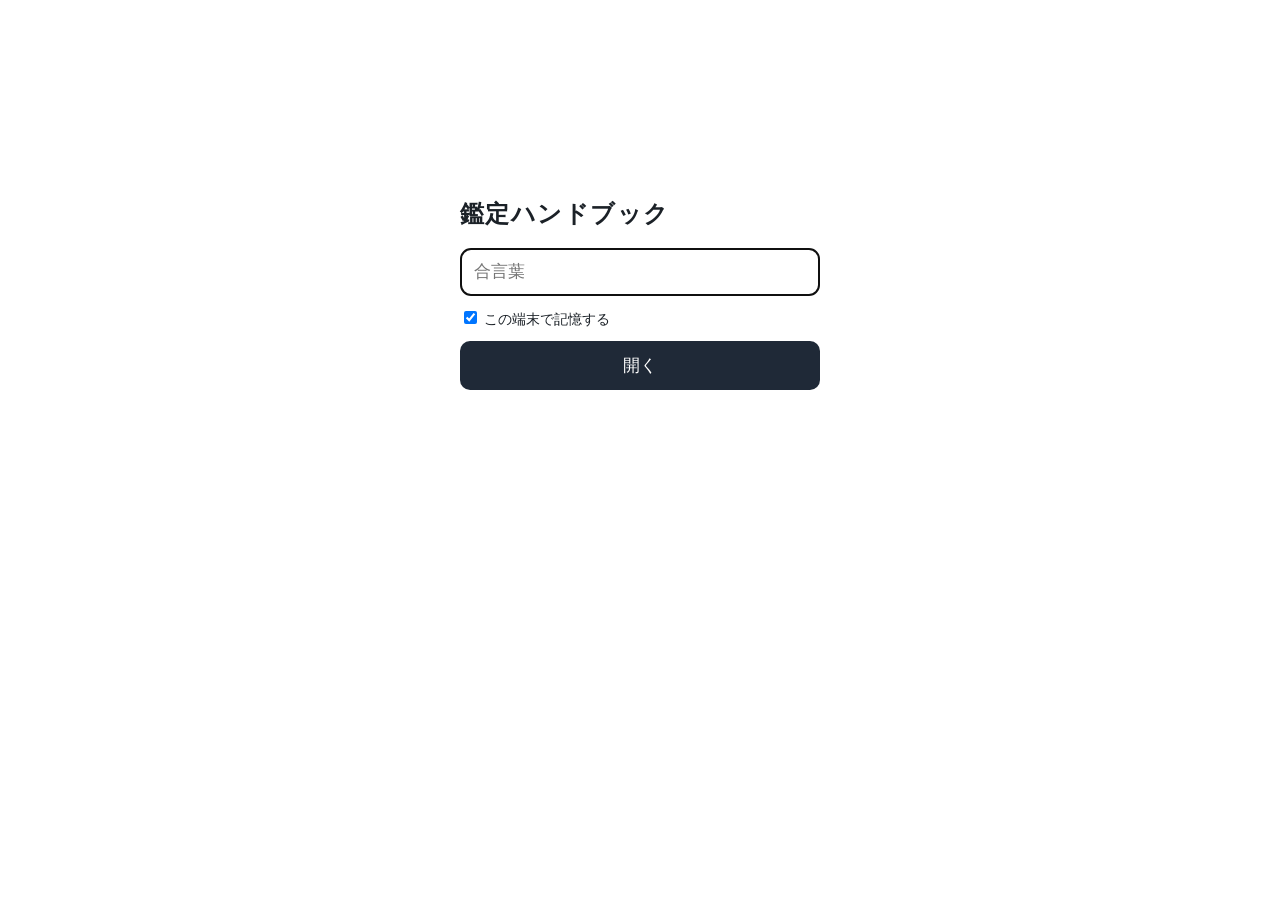
<file: index.html>
<!doctype html>
<html lang="ja">
<head>
<meta charset="utf-8">
<meta name="viewport" content="width=device-width,initial-scale=1,viewport-fit=cover">
<meta name="theme-color" content="#0b1020">
<link rel="manifest" href="manifest.webmanifest">
<link rel="icon" href="icon.svg">
<link rel="apple-touch-icon" href="icon-180.png">
<title>鑑定ハンドブック</title>
<style>
#gate{max-width:360px;margin:22vh auto 0;padding:0 20px;font-family:system-ui,-apple-system,"Hiragino Sans","Noto Sans JP",sans-serif;color:#1b2127}
#gate h1{font-size:24px;margin:0 0 18px;letter-spacing:.06em}
#gate input[type=password]{width:100%;padding:13px;font-size:17px;border:1px solid #9aa4ad;border-radius:10px;box-sizing:border-box}
#gate label{display:block;margin:12px 0;font-size:14px}
#gate button{width:100%;padding:13px;font-size:17px;border:0;border-radius:10px;background:#1f2937;color:#fff}
#gate p{color:#b13f2d;min-height:1.5em;font-size:14px}
@media (prefers-color-scheme:dark){body{background:#0f1317}#gate{color:#e6e9ec}#gate input[type=password]{background:#171c22;color:#e6e9ec;border-color:#2a323a}#gate button{background:#e6e9ec;color:#0f1317}}
</style>
</head>
<body>
<main id="gate">
<h1>鑑定ハンドブック</h1>
<form id="f"><input id="pw" type="password" autocomplete="current-password" placeholder="合言葉" autofocus>
<label><input id="rem" type="checkbox" checked> この端末で記憶する</label>
<button>開く</button><p id="msg"></p></form>
</main>
<script>
const b64d=s=>Uint8Array.from(atob(s),c=>c.charCodeAt(0));
const msg=t=>{const m=document.getElementById('msg');if(m)m.textContent=t};
const subtle=crypto.subtle;
async function loadEnc(){const r=await fetch('app.enc',{cache:'no-store'});return r.json()}
async function decrypt(key,enc){return new TextDecoder().decode(await subtle.decrypt({name:'AES-GCM',iv:b64d(enc.iv)},key,b64d(enc.data)))}
async function keyFromPw(pw,enc){const m=await subtle.importKey('raw',new TextEncoder().encode(pw),'PBKDF2',false,['deriveKey']);
  return subtle.deriveKey({name:'PBKDF2',salt:b64d(enc.salt),iterations:enc.iter,hash:'SHA-256'},m,{name:'AES-GCM',length:256},true,['decrypt'])}
function boot(html){
  const doc=new DOMParser().parseFromString(html,'text/html');
  if(doc.title)document.title=doc.title;
  doc.querySelectorAll('link[rel=stylesheet],style').forEach(n=>document.head.append(document.importNode(n,true)));
  // 出生時刻などの time/date 入力が、スマホで枠からはみ出すのを防ぐ
  const fix=document.createElement('style');fix.textContent='input[type=time],input[type=date]{box-sizing:border-box;width:100%;max-width:100%;min-width:0;-webkit-appearance:none;appearance:none}';document.head.append(fix);
  const scripts=[...doc.querySelectorAll('script')];scripts.forEach(s=>s.remove());
  document.body.innerHTML='';
  [...doc.body.childNodes].forEach(n=>document.body.append(document.importNode(n,true)));
  for(const s of scripts){const e=document.createElement('script');e.textContent=s.textContent;document.body.append(e)}
}
(async()=>{
  if('serviceWorker' in navigator)navigator.serviceWorker.register('sw.js').catch(()=>{});
  let enc;try{enc=await loadEnc()}catch{msg('読み込めませんでした。通信を確認してください。');return}
  // 専用リンク（#k=合言葉）で開いたときは、入力なしで復号して、この端末に記憶する
  const hm=location.hash.match(/^#k=(.+)$/);
  if(hm){try{const key=await keyFromPw(decodeURIComponent(hm[1]).trim(),enc),html=await decrypt(key,enc);
    try{const raw=new Uint8Array(await subtle.exportKey('raw',key));localStorage.setItem('kk',btoa(String.fromCharCode(...raw)))}catch{}
    history.replaceState(null,'',location.pathname+location.search);boot(html);return}catch{}}
  let saved=null;try{saved=localStorage.getItem('kk')}catch{}
  if(saved){try{const key=await subtle.importKey('raw',b64d(saved),'AES-GCM',false,['decrypt']);boot(await decrypt(key,enc));return}catch{try{localStorage.removeItem('kk')}catch{}}}
  document.getElementById('f').onsubmit=async e=>{
    e.preventDefault();msg('');
    try{const key=await keyFromPw(document.getElementById('pw').value.trim(),enc),html=await decrypt(key,enc);
      if(document.getElementById('rem').checked){try{const raw=new Uint8Array(await subtle.exportKey('raw',key));localStorage.setItem('kk',btoa(String.fromCharCode(...raw)))}catch{}}
      boot(html)}catch{msg('合言葉が違います。')}
  };
})();
</script>
</body>
</html>
</file>
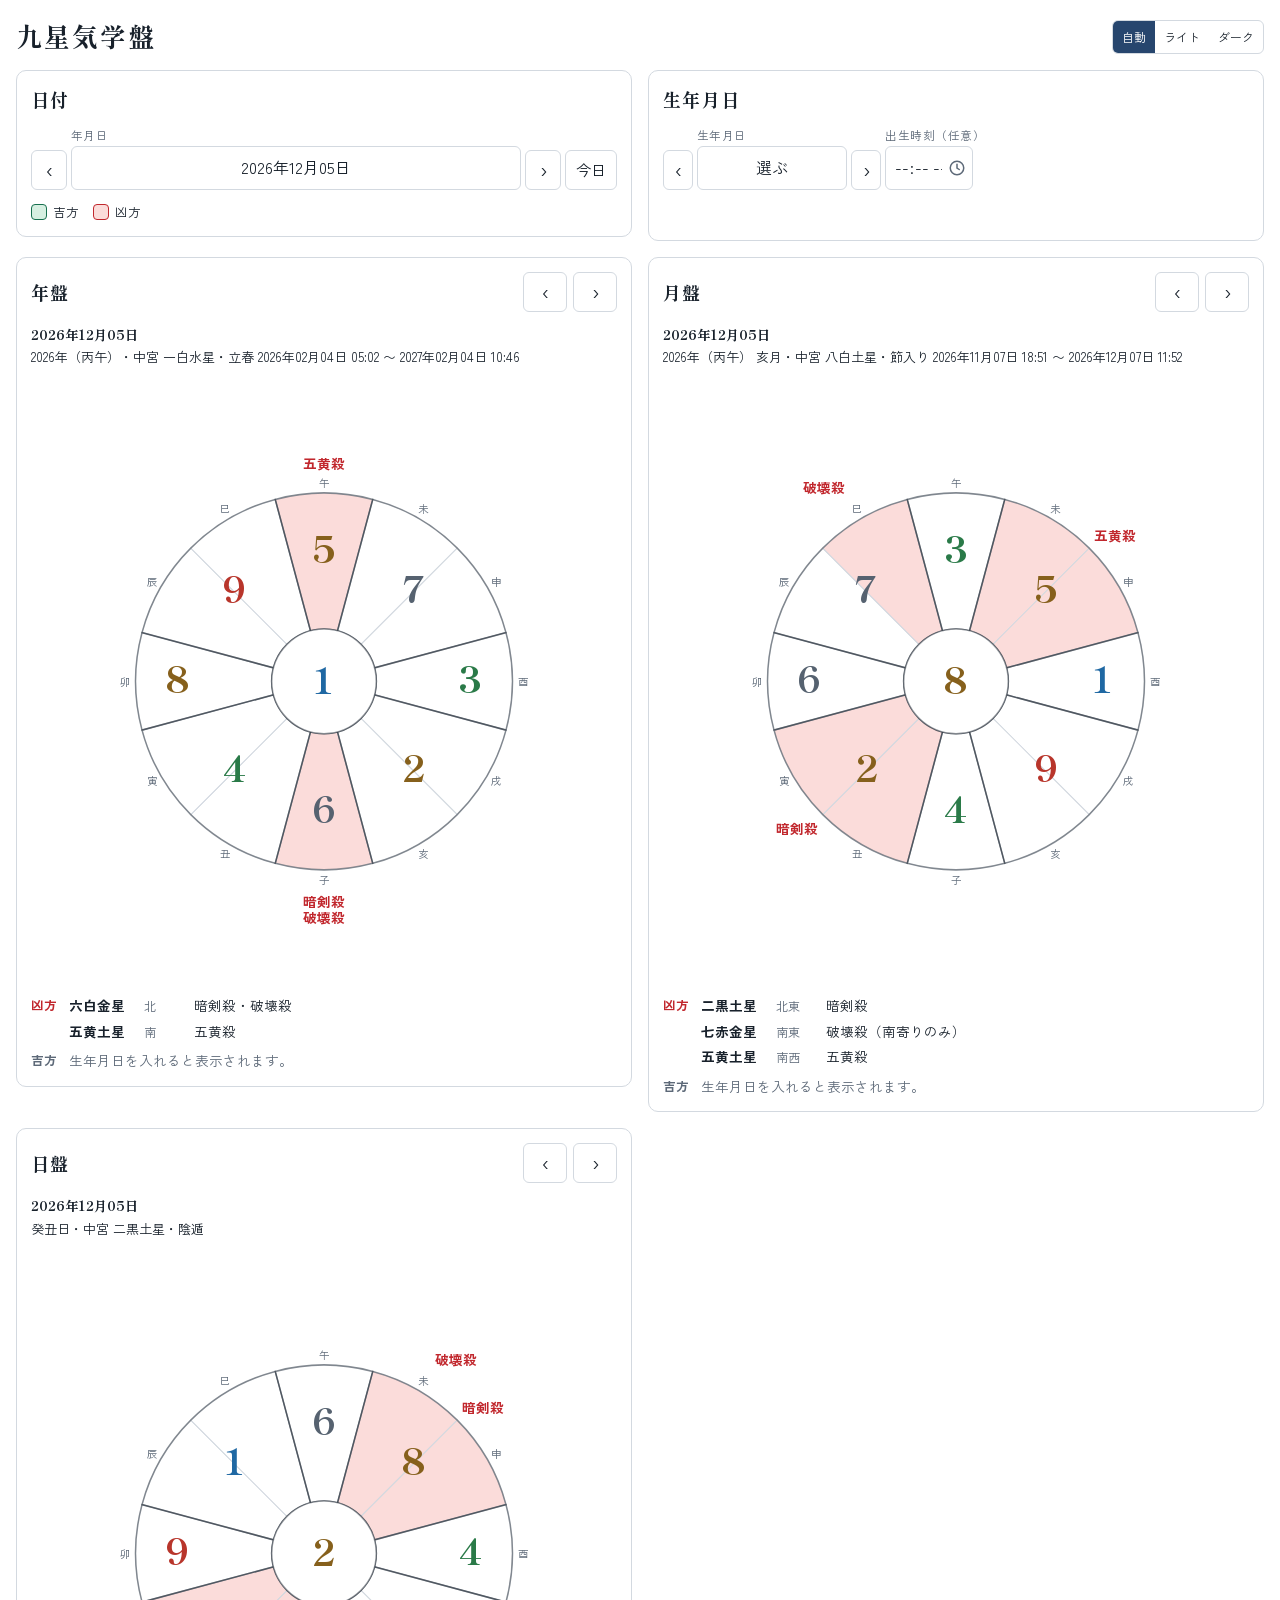
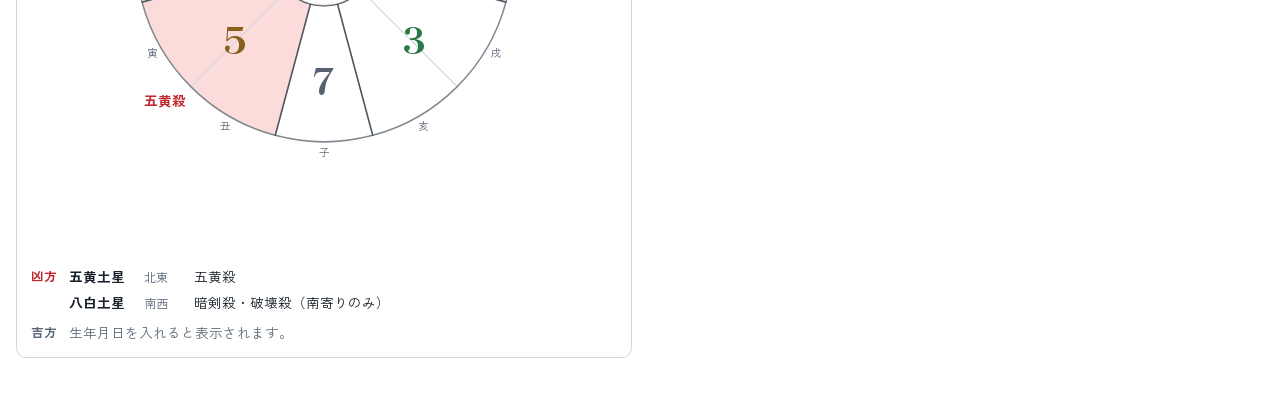
<file: kigaku.html>
<!doctype html>
<html lang="ja">
<head>
<meta charset="utf-8">
<meta name="viewport" content="width=device-width,initial-scale=1,viewport-fit=cover">
<meta name="theme-color" content="#ffffff">
<meta name="apple-mobile-web-app-capable" content="yes">
<meta name="mobile-web-app-capable" content="yes">
<meta name="apple-mobile-web-app-title" content="九星気学盤">
<meta name="apple-mobile-web-app-status-bar-style" content="default">
<script>try{var emb=window.parent!==window,t;if(emb){document.documentElement.classList.add('emb');t=window.parent.document.documentElement.getAttribute('data-theme')}else t=localStorage.getItem('theme');if(t==='light'||t==='dark')document.documentElement.dataset.theme=t;}catch(e){}</script>
<style>
:root{padding-top:env(safe-area-inset-top,0px);padding-bottom:env(safe-area-inset-bottom,0px)}
body{margin:0}
[hidden]{display:none!important}
</style>
<title>九星気学盤</title>
<link rel="stylesheet" href="https://fonts.googleapis.com/css2?family=Shippori+Mincho:wght@600;800&family=Zen+Kaku+Gothic+New:wght@400;500;700&display=swap">
<style>
/* 配置: 南を上にした伝統の3x3方位盤を主役に、操作は上、個人鑑定は下に縦積み */
:root{
  --bg:#ffffff;--surface:#ffffff;--ink:#18212b;--muted:#5d6978;--line:#d3d9e0;
  --indigo:#27466e;--on-indigo:#ffffff;
  --gold:#8f6200;--gold-bg:#f6e7bd;
  --kyo:#c1272d;--kyo-bg:#fbdcda;
  --good:#17704f;--good-bg:#d6efe1;--on-good:#ffffff;--on-kyo:#ffffff;
  --e-water:#1f68a3;--e-earth:#86601c;--e-wood:#2a7a48;--e-metal:#566270;--e-fire:#b8352b;
  --f-disp:"Shippori Mincho","Hiragino Mincho ProN","Yu Mincho",serif;
  color-scheme:light;
  --f-body:"Zen Kaku Gothic New","Hiragino Kaku Gothic ProN","Yu Gothic",sans-serif;
}
/* ダークモード: 端末の設定に従う(自動)。右上のボタンで、ライト/ダークに固定もできる */
@media (prefers-color-scheme:dark){:root:not([data-theme=light]){
  --bg:#12161c;--surface:#1a2029;--ink:#e6eaf0;--muted:#9aa5b4;--line:#2f3a47;
  --indigo:#8fb0e0;--on-indigo:#0f1722;
  --gold:#e0b457;--gold-bg:#3a2f12;
  --kyo:#ff8a85;--kyo-bg:#3b1b1d;
  --good:#5fd3a0;--good-bg:#123325;--on-good:#08170f;--on-kyo:#1a0b0c;
  --e-water:#6cb4ee;--e-earth:#d9a65a;--e-wood:#6fcf8f;--e-metal:#a9b6c4;--e-fire:#ff8f84;
  color-scheme:dark}}
:root[data-theme=dark]{
  --bg:#12161c;--surface:#1a2029;--ink:#e6eaf0;--muted:#9aa5b4;--line:#2f3a47;
  --indigo:#8fb0e0;--on-indigo:#0f1722;
  --gold:#e0b457;--gold-bg:#3a2f12;
  --kyo:#ff8a85;--kyo-bg:#3b1b1d;
  --good:#5fd3a0;--good-bg:#123325;--on-good:#08170f;--on-kyo:#1a0b0c;
  --e-water:#6cb4ee;--e-earth:#d9a65a;--e-wood:#6fcf8f;--e-metal:#a9b6c4;--e-fire:#ff8f84;
  color-scheme:dark}
header{display:flex;justify-content:space-between;align-items:flex-start;gap:8px}
.themesw{display:flex;border:1px solid var(--line);border-radius:6px;overflow:hidden;flex:none}
.themesw button{border:0;border-radius:0;background:transparent;font-size:12px;min-height:32px;padding:4px 9px}
.themesw button[aria-pressed=true]{background:var(--indigo);color:var(--on-indigo)}
*{box-sizing:border-box}
body{background:var(--bg);color:var(--ink);font-family:var(--f-body);font-size:15px;line-height:1.6;
  padding-block:20px 40px;padding-left:max(16px,env(safe-area-inset-left,0px));padding-right:max(16px,env(safe-area-inset-right,0px))}
.wrap{max-width:1400px;margin:0 auto;display:flex;flex-direction:column;gap:16px}
h1{font-family:var(--f-disp);font-weight:800;font-size:26px;letter-spacing:.08em;margin:0;line-height:1.2}
.sub{color:var(--muted);font-size:12.5px;margin:2px 0 0}
.panel{background:var(--surface);border:1px solid var(--line);border-radius:10px;padding:14px;display:flex;flex-direction:column;gap:12px;min-width:0}
.row{display:flex;gap:8px;align-items:center;flex-wrap:wrap;min-width:0}
label.f{display:flex;flex-direction:column;gap:2px;font-size:11.5px;color:var(--muted);letter-spacing:.04em;min-width:0}
input[type=date],input[type=time]{font:inherit;font-size:16px;color:var(--ink);background:var(--bg);border:1px solid var(--line);border-radius:6px;padding:7px 8px;min-width:0;max-width:100%}
button{font:inherit;color:var(--ink);background:var(--bg);border:1px solid var(--line);border-radius:6px;padding:7px 12px;cursor:pointer;min-height:40px}
button:hover{border-color:var(--indigo)}
:focus-visible{outline:2px solid var(--indigo);outline-offset:2px}
.tabs{display:grid;grid-template-columns:repeat(3,1fr);border:1px solid var(--indigo);border-radius:8px;overflow:hidden}
.tabs button{border:0;border-radius:0;background:transparent;color:var(--indigo);font-family:var(--f-disp);font-weight:800;font-size:18px;letter-spacing:.2em;min-height:44px}
.tabs button[aria-pressed=true]{background:var(--indigo);color:var(--on-indigo)}
.meta{font-size:13px;line-height:1.7;margin:0}
.meta b{font-family:var(--f-disp);font-weight:800}
.nav{display:flex;gap:8px}
.nav button{flex:1}
.grid{display:grid;grid-template-columns:repeat(3,minmax(0,1fr));gap:6px}
.cell{border:1.5px solid var(--line);background:var(--surface);border-radius:8px;padding:6px;display:flex;flex-direction:column;align-items:center;gap:0;min-width:0;min-height:142px}
.cell .top{display:flex;justify-content:space-between;align-items:center;width:100%;gap:4px}
.cell .lab{font-size:13px;font-weight:700;letter-spacing:.04em}
.cell .lab small{font-size:11px;font-weight:400;color:var(--muted);margin-left:2px}
.cell .badge{font-size:12px;font-weight:700;line-height:1;padding:3px 5px;border-radius:4px}
.cell .num{font-family:var(--f-disp);font-weight:800;font-size:46px;line-height:1.05;margin-top:2px}
.cell .nm{font-size:11.5px;color:var(--muted)}
.cell.kyo{background:var(--kyo-bg);border-color:var(--kyo)}
.cell.kyo .badge{background:var(--kyo);color:var(--on-kyo)}
.cell.good{background:var(--good-bg);border-color:var(--good)}
.cell.good .badge{background:var(--good);color:var(--on-good)}
.cell.best{border-width:3px;padding:4.5px}
.cell.center{background:var(--bg);border-style:dashed}
.e-水{color:var(--e-water)}.e-土{color:var(--e-earth)}.e-木{color:var(--e-wood)}.e-金{color:var(--e-metal)}.e-火{color:var(--e-fire)}
.chips{display:flex;flex-wrap:wrap;gap:3px;justify-content:center;margin-top:2px}
.chip{font-size:11.5px;line-height:1.4;padding:0 5px;border-radius:3px;border:1px solid currentColor;white-space:nowrap;font-weight:500}
.chip.k{color:var(--kyo)}.chip.g{color:var(--good)}.chip.b{color:var(--on-good);background:var(--good);border-color:var(--good);font-weight:700}
.chip.m{color:var(--indigo)}
.cap{font-size:11.5px;color:var(--muted);margin:0;text-align:center}
h2{font-family:var(--f-disp);font-weight:800;font-size:18px;letter-spacing:.08em;margin:0}
dl{margin:0;display:grid;grid-template-columns:auto 1fr;gap:6px 14px}
dt{color:var(--muted);font-size:12.5px;padding-top:2px;white-space:nowrap}
dd{margin:0;min-width:0;overflow-wrap:anywhere}
.stars{font-family:var(--f-disp);font-weight:800;font-size:17px}
.best-line{color:var(--good);font-weight:700}
.warn{font-size:12.5px;color:var(--kyo);margin:0}
.hint{font-size:12px;color:var(--muted);margin:0}
.tag-ex{font-size:11px;color:var(--muted);border:1px solid var(--line);border-radius:3px;padding:0 5px;margin-left:6px}
details summary{cursor:pointer;color:var(--muted);font-size:12.5px;min-height:32px;display:flex;align-items:center}
details .opts{display:flex;flex-direction:column;gap:6px;padding-top:6px;font-size:13px}
details .opts label{display:flex;gap:8px;align-items:center;min-height:32px}
details .opts input{width:18px;height:18px}
.foot{font-size:11.5px;color:var(--muted);line-height:1.7}
.foot p{margin:0 0 4px}
@media (prefers-reduced-motion:no-preference){.cell{transition:background .15s,border-color .15s}}
</style>
<style>
.legend{display:flex;gap:14px;flex-wrap:wrap;font-size:12.5px;align-items:center}
.legend span{display:inline-flex;gap:6px;align-items:center}
.sw{width:16px;height:16px;border-radius:4px;border:1.5px solid var(--line);background:var(--surface)}
.sw.k{background:var(--kyo-bg);border-color:var(--kyo)}.sw.g{background:var(--good-bg);border-color:var(--good)}
.sum{display:grid;grid-template-columns:auto 1fr;gap:8px 12px;font-size:13.5px}
.sum dt{font-weight:700;padding-top:0}
.sum .k{color:var(--kyo)}.sum .g{color:var(--good)}
.sum ul{margin:0;padding:0;list-style:none;display:flex;flex-direction:column;gap:3px}
.sum .none{color:var(--muted)}
.dirn{font-size:12px;color:var(--muted);margin-left:2px;font-weight:400}
</style>
<style>
.top,.boards{display:grid;grid-template-columns:repeat(auto-fit,minmax(min(100%,440px),1fr));gap:16px;align-items:start}
.bhead{display:flex;justify-content:space-between;align-items:center;gap:8px}
.bhead .nav{display:flex;gap:6px}
.bhead .nav button{min-width:44px;padding:7px 0;font-size:20px;line-height:1}
.board .meta{min-height:3.4em}
</style>
<style>.dstep{min-width:44px;padding:7px 0;font-size:20px;line-height:1;align-self:flex-end}#today{align-self:flex-end}</style>
<style>.cell .ang{font-size:10.5px;color:var(--muted);align-self:flex-start;letter-spacing:.02em;font-variant-numeric:tabular-nums}</style>
<style>select{font:inherit;font-size:16px;color:var(--ink);background:var(--bg);border:1px solid var(--line);border-radius:6px;padding:7px 8px}</style>
<style>.good-line{color:var(--good);font-weight:700}</style>
<style>.gh{font-family:var(--f-disp);font-size:15px;font-weight:800;margin:12px 0 4px;padding-top:8px;border-top:1px solid var(--line)}</style>
<style>.cell.split{border-color:var(--kyo)}.cell.split.best{border-color:var(--good)}.cell.split .badge{background:var(--kyo);color:var(--on-kyo)}</style>
<style>.cell .badge{white-space:nowrap}.cell.split .badge{font-size:11px;padding:3px 4px}</style>
<style>
.brd svg{width:100%;height:auto;display:block}
.sec{stroke:var(--line);stroke-width:1}
.sec.k{fill:var(--kyo-bg)}.sec.g{fill:var(--good-bg)}.sec.n{fill:var(--surface)}
.pal{fill:none;stroke:var(--ink);stroke-opacity:.45;stroke-width:1.5}
.pal.best{stroke:var(--good);stroke-opacity:1;stroke-width:4}
.ctr{fill:var(--surface);stroke:var(--ink);stroke-opacity:.45;stroke-width:1.5}
svg text{text-anchor:middle;font-family:var(--f-body)}
.td{font-size:11px;font-weight:700;fill:var(--ink)}
.tn{font-family:var(--f-disp)!important;font-weight:800;font-size:34px}
.tm{font-size:10.5px;fill:var(--muted)}
.tl{font-size:10.5px;font-weight:700}
.lk{fill:var(--kyo)}.lg{fill:var(--good)}.lm{fill:var(--indigo)}.lw{fill:var(--muted)}
.pal.city{stroke:var(--indigo);stroke-opacity:1;stroke-width:4;stroke-dasharray:8 5}
.tr{font-size:10px;fill:var(--muted)}
svg .e-水{fill:var(--e-water)}svg .e-土{fill:var(--e-earth)}svg .e-木{fill:var(--e-wood)}svg .e-金{fill:var(--e-metal)}svg .e-火{fill:var(--e-fire)}
</style>
<style>.tl{font-size:13px}</style>
<style>.tg{font-size:13px;font-weight:700}</style>
<style>
div.f{display:flex;flex-direction:column;gap:2px;font-size:11.5px;color:var(--muted);letter-spacing:.04em;min-width:0}
.sel3{display:flex;gap:6px;min-width:0}
.sel3 select{min-width:0;min-height:44px;padding:7px 4px}
#d-y,#b-y{width:5.6em}#d-m,#b-m,#d-d,#b-d{width:4.4em}
.dstep{align-self:flex-end}
</style>
<style>
.dstep{min-width:36px;padding:7px 0;align-self:flex-end}
.sel3 select{font-size:15px;padding:7px 2px}
#d-y,#b-y{width:5.2em}#d-m,#b-m,#d-d,#b-d{width:4em}
</style>
<style>
.sum ul{gap:4px}
.rw{display:grid;grid-template-columns:5.4em 3.6em minmax(0,1fr);align-items:baseline;column-gap:2px}
.rw .sn{font-weight:700}
.rw .sd{font-size:12px;color:var(--muted);white-space:nowrap}
.rw .sr{min-width:0;overflow-wrap:anywhere}
</style>
<style>
/* 欄のどこを押しても、年月日をまとめて選ぶ画面(カレンダー・ホイール)が開く */
input.pick{position:relative;min-height:44px;cursor:pointer;min-width:9.6em}
input.pick::-webkit-calendar-picker-indicator{position:absolute;inset:0;width:100%;height:100%;opacity:0;cursor:pointer}
</style>
<style>
.row{align-items:flex-end}
.row:has(#d){flex-wrap:nowrap;gap:4px}
.row:has(#d) .f{flex:1 1 0;min-width:0}
.row:has(#d) .pickbtn{width:100%}
.row:has(#d) #today{flex:0 0 auto;padding-inline:10px}
.emb header{display:none}
.tap svg [data-p]{cursor:pointer}
.ext{display:flex;flex-direction:column;gap:6px}
.ext input.fi{font:inherit;font-size:16px;color:var(--ink);background:var(--bg);border:1px solid var(--line);border-radius:6px;padding:7px 8px;min-height:44px;box-sizing:border-box;width:100%}
.ext .hint{margin:0}
.chk{display:flex;align-items:center;gap:6px;font-size:13px;color:var(--ink)}
.emb body{padding-top:0;padding-inline:0}
</style>
<style>
.row.tight{gap:4px;flex-wrap:nowrap}
.row.tight .dstep{min-width:30px;flex:0 0 auto}
.row.tight input.pick{min-width:0;width:9.4em}
.row.tight input[type=time]{min-width:0;width:7em}
.row.tight label.f{flex:0 1 auto}
@media (max-width:420px){.row.tight input.pick,.row.tight input[type=time]{font-size:14px;padding-inline:4px}}
</style>
<style>
/* 本命星・月命星・傾斜・同会・最大吉方・吉方は、同じ書体・大きさにそろえる */
#person dd .stars,#person dd.best-line,#person dd.good-line{font-family:var(--f-disp);font-size:17px;font-weight:800;line-height:1.5}
</style>
<style>
.pickbtn{font:inherit;font-size:16px;color:var(--ink);background:var(--bg);border:1px solid var(--line);border-radius:6px;min-height:44px;width:9.4em;padding:7px 6px;text-align:center;cursor:pointer;white-space:nowrap}
.row.tight .pickbtn{min-width:0;width:9.4em}
@media (max-width:420px){.row.tight .pickbtn{font-size:14px}}
.pk{position:fixed;inset:0;z-index:50;background:rgba(10,18,28,.45);display:flex;align-items:flex-end;justify-content:center;padding:0 0 env(safe-area-inset-bottom,0px)}
.pk[hidden]{display:none}
.pk-sheet{width:min(100%,420px);background:var(--surface);border:1px solid var(--line);border-radius:16px 16px 0 0;padding:14px max(16px,env(safe-area-inset-left,0px)) 16px;display:flex;flex-direction:column;gap:10px}
@media (min-width:640px){.pk{align-items:center}.pk-sheet{border-radius:16px}}
.pk-title{font-family:var(--f-disp);font-weight:800;font-size:17px;text-align:center}
.pk-cols{position:relative;display:grid;grid-template-columns:1.25fr 1fr 1fr;height:200px;overflow:hidden;
  -webkit-mask-image:linear-gradient(to bottom,transparent 0,#000 30%,#000 70%,transparent 100%);mask-image:linear-gradient(to bottom,transparent 0,#000 30%,#000 70%,transparent 100%)}
.pk-band{position:absolute;left:0;right:0;top:80px;height:40px;border-top:1.5px solid var(--indigo);border-bottom:1.5px solid var(--indigo);background:var(--bg);pointer-events:none;z-index:0}
.pk-col{position:relative;z-index:1;height:200px;overflow-y:auto;scroll-snap-type:y mandatory;scrollbar-width:none;padding:80px 0;box-sizing:border-box;overscroll-behavior:contain;cursor:grab;outline-offset:-2px;touch-action:pan-y}
.pk-col::-webkit-scrollbar{display:none}
.pk-i{height:40px;line-height:40px;text-align:center;scroll-snap-align:center;font-size:18px;color:var(--muted);user-select:none;font-variant-numeric:tabular-nums}
.pk-i.sel{color:var(--ink);font-weight:700;font-size:20px}
.pk-actions{display:flex;gap:8px;align-items:center}
.pk-sp{flex:1}
.pk-primary{background:var(--indigo);color:var(--on-indigo);border-color:var(--indigo);font-weight:700;min-width:84px}
@media (prefers-reduced-motion:reduce){.pk-col{scroll-behavior:auto}}
</style>
<style>
.tw{position:relative;display:block}
.tw input[type=time]{width:100%;padding-right:30px;box-sizing:border-box;min-height:44px}
.tw input[type=time]::-webkit-calendar-picker-indicator{display:none}
.tbtn{position:absolute;right:2px;top:50%;transform:translateY(-50%);width:28px;height:38px;min-height:0;border:0;background:transparent;color:var(--muted);padding:0;display:flex;align-items:center;justify-content:center;cursor:pointer}
.tbtn:hover{color:var(--indigo)}
.row.tight .tw{width:7.6em}
.row.tight .tw input[type=time]{width:100%}
.pk-time .pk-cols{grid-template-columns:1fr 1fr}
.pk-time #pk-d{display:none}
</style>
<style>.rw .sub{font-size:12px;color:var(--muted);margin-left:6px;white-space:nowrap}.rw .sub.sub0{margin-left:0}</style>

</head>
<body>
<div class="wrap">
  <header>
    <h1>九星気学盤</h1>
    <div class="themesw" role="group" aria-label="表示の色">
      <button type="button" data-theme-set="auto" aria-pressed="true">自動</button>
      <button type="button" data-theme-set="light" aria-pressed="false">ライト</button>
      <button type="button" data-theme-set="dark" aria-pressed="false">ダーク</button>
    </div>
  </header>

  <div class="top">
    <section class="panel" aria-label="日付の指定">
      <h2>日付</h2>
      <div class="row">
        <button type="button" id="dprev" aria-label="1日戻る" class="dstep">‹</button>
        <div class="f"><span id="d-lab">年月日</span><button type="button" id="d" class="pickbtn" aria-haspopup="dialog" aria-labelledby="d-lab d"></button></div>
        <button type="button" id="dnext" aria-label="1日進む" class="dstep">›</button>
        <button type="button" id="today">今日</button>
      </div>
      <div class="legend" aria-label="色の凡例"><span><i class="sw g"></i>吉方</span><span><i class="sw k"></i>凶方</span></div>
    </section>

    <section class="panel" aria-label="誕生日の人の鑑定">
      <h2>生年月日</h2>
      <div class="row tight">
        <button type="button" id="bprev" aria-label="生年月日を1日戻す" class="dstep">‹</button>
        <div class="f"><span id="bd-lab">生年月日</span><button type="button" id="bd" class="pickbtn" aria-haspopup="dialog" aria-labelledby="bd-lab bd"></button></div>
        <button type="button" id="bnext" aria-label="生年月日を1日進める" class="dstep">›</button>
        <label class="f" for="bt">出生時刻（任意）<span class="tw"><input type="time" id="bt"><button type="button" id="bt-pick" class="tbtn" aria-label="ドラムロールで時刻を選ぶ"><svg viewBox="0 0 24 24" width="18" height="18" fill="none" stroke="currentColor" stroke-width="2" stroke-linecap="round" aria-hidden="true"><circle cx="12" cy="12" r="9"/><path d="M12 7v5l3 2"/></svg></button></span></label>
      </div>
      <div class="row">
        <label class="f" id="gwrap" for="bg" hidden>盤に使う性別（五黄同士のとき）<select id="bg"><option value="m">男性</option><option value="f">女性</option></select></label>
      </div>
      <p class="hint" id="bhint"></p>
      <div id="person"></div>
    </section>
  </div>

  <div class="boards">
    <section class="panel board" aria-label="年盤">
      <div class="bhead"><h2>年盤</h2><div class="nav"><button type="button" id="prev-year" aria-label="前の年">‹</button><button type="button" id="next-year" aria-label="次の年">›</button></div></div>
      <p class="meta" id="meta-year"></p>
      <div class="brd" id="grid-year"></div>
      <dl class="sum" id="sum-year"></dl>
    </section>
    <section class="panel board" aria-label="月盤">
      <div class="bhead"><h2>月盤</h2><div class="nav"><button type="button" id="prev-month" aria-label="前の月">‹</button><button type="button" id="next-month" aria-label="次の月">›</button></div></div>
      <p class="meta" id="meta-month"></p>
      <div class="brd" id="grid-month"></div>
      <dl class="sum" id="sum-month"></dl>
    </section>
    <section class="panel board" aria-label="日盤">
      <div class="bhead"><h2>日盤</h2><div class="nav"><button type="button" id="prev-day" aria-label="前の日">‹</button><button type="button" id="next-day" aria-label="次の日">›</button></div></div>
      <p class="meta" id="meta-day"></p>
      <div class="brd" id="grid-day"></div>
      <dl class="sum" id="sum-day"></dl>
    </section>
  </div>

</div>

<div id="pk" class="pk" hidden role="dialog" aria-modal="true" aria-labelledby="pk-title">
  <div class="pk-sheet">
    <div class="pk-title" id="pk-title"></div>
    <div class="pk-cols">
      <div class="pk-band"></div>
      <div class="pk-col" id="pk-y" tabindex="0" role="listbox" aria-label="年"></div>
      <div class="pk-col" id="pk-m" tabindex="0" role="listbox" aria-label="月"></div>
      <div class="pk-col" id="pk-d" tabindex="0" role="listbox" aria-label="日"></div>
    </div>
    <div class="pk-actions">
      <button type="button" id="pk-clear">クリア</button>
      <span class="pk-sp"></span>
      <button type="button" id="pk-cancel">キャンセル</button>
      <button type="button" id="pk-ok" class="pk-primary">決定</button>
    </div>
  </div>
</div>

<script>
const RAD=Math.PI/180;
const VS=[
[[175347046,0,0],[3341656,4.6692568,6283.07585],[34894,4.6261,12566.1517],[3497,2.7441,5753.3849],[3418,2.8289,3.5231],[3136,3.6277,77713.7715],[2676,4.4181,7860.4194],[2343,6.1352,3930.2097],[1324,0.7425,11506.7698],[1273,2.0371,529.691],[1199,1.1096,1577.3435],[990,5.233,5884.927],[902,2.045,26.298],[857,3.508,398.149],[780,1.179,5223.694],[753,2.533,5507.553],[505,4.583,18849.228],[492,4.205,775.523],[357,2.92,0.067],[317,5.849,11790.629],[284,1.899,796.298],[271,0.315,10977.079],[243,0.345,5486.778],[206,4.806,2544.314],[205,1.869,5573.143],[202,2.458,6069.777],[156,0.833,213.299],[132,3.411,2942.463],[126,1.083,20.775],[115,0.645,0.98],[103,0.636,4694.003],[102,0.976,15720.839],[102,4.267,7.114],[99,6.21,2146.17],[98,0.68,155.42],[86,5.98,161000.69],[85,1.3,6275.96],[85,3.67,71430.7],[80,1.81,17260.15],[79,3.04,12036.46],[75,1.76,5088.63],[74,3.5,3154.69],[74,4.68,801.82],[70,0.83,9437.76],[62,3.98,8827.39],[61,1.82,7084.9],[57,2.78,6286.6],[56,4.39,14143.5],[56,3.47,6279.55],[52,0.19,12139.55],[52,1.33,1748.02],[51,0.28,5856.48],[49,0.49,1194.45],[41,5.37,8429.24],[41,2.4,19651.05],[39,6.17,10447.39],[37,6.04,10213.29],[37,2.57,1059.38],[36,1.71,2352.87],[36,1.78,6812.77],[33,0.59,17789.85],[30,0.44,83996.85],[30,2.74,1349.87],[25,3.16,4690.48]],
[[628331966747,0,0],[206059,2.678235,6283.07585],[4303,2.6351,12566.1517],[425,1.59,3.523],[119,5.796,26.298],[109,2.966,1577.344],[93,2.59,18849.23],[72,1.14,529.69],[68,1.87,398.15],[67,4.41,5507.55],[59,2.89,5223.69],[56,2.17,155.42],[45,0.4,796.3],[36,0.47,775.52],[29,2.65,7.11],[21,5.34,0.98],[19,1.85,5486.78],[19,4.97,213.3],[17,2.99,6275.96],[16,0.03,2544.31],[16,1.43,2146.17],[15,1.21,10977.08],[12,2.83,1748.02],[12,3.26,5088.63],[12,5.27,1194.45],[12,2.08,4694],[11,0.77,553.57],[10,1.3,6286.6],[10,4.24,1349.87],[9,2.7,242.73],[9,5.64,951.72],[8,5.3,2352.87],[6,2.65,9437.76],[6,4.67,4690.48]],
[[52919,0,0],[8720,1.0721,6283.0758],[309,0.867,12566.152],[27,0.05,3.52],[16,5.19,26.3],[16,3.68,155.42],[10,0.76,18849.23],[9,2.06,77713.77],[7,0.83,775.52],[5,4.66,1577.34],[4,1.03,7.11],[4,3.44,5573.14],[3,5.14,796.3],[3,6.05,5507.55],[3,1.19,242.73],[3,6.12,529.69],[3,0.31,398.15],[3,2.28,553.57],[2,4.38,5223.69],[2,3.75,0.98]],
[[289,5.844,6283.076],[35,0,0],[17,5.49,12566.15],[3,5.2,155.42],[1,4.72,3.52],[1,5.3,18849.23],[1,5.97,242.73]],
[[114,3.142,0],[8,4.13,6283.08],[1,3.84,12566.15]],
[[1,3.14,0]]];
function dTsec(y){
  if(y<2005){const t=y-2000;return 63.86+0.3345*t-0.060374*t*t+0.0017275*t**3+0.000651814*t**4+0.00002373599*t**5;}
  if(y<2050){const t=y-2000;return 62.92+0.32217*t+0.005589*t*t;}
  return -20+32*((y-1820)/100)**2-0.5628*(2150-y);
}
function sunLon(jdUT,year){
  const jde=jdUT+dTsec(year)/86400;
  const tau=(jde-2451545)/365250, T=tau*10;
  let L=0;
  for(let k=0;k<VS.length;k++){let s=0;for(const [a,b,c] of VS[k])s+=a*Math.cos(b+c*tau);L+=s*Math.pow(tau,k);}
  L=L/1e8/RAD; // 度
  let lon=L+180;

  lon+= -0.09033/3600;
  const Om=(125.04452-1934.136261*T)*RAD, Ls=(280.4665+36000.7698*T)*RAD, Lm=(218.3165+481267.8813*T)*RAD;
  const dpsi=(-17.2*Math.sin(Om)-1.32*Math.sin(2*Ls)-0.23*Math.sin(2*Lm)+0.21*Math.sin(2*Om))/3600;
  const M=(357.52911+35999.05029*T)*RAD;
  const R=1.000001018*(1-0.016708634*0.016708634)/(1+0.016708634*Math.cos(M+ (1.914602*Math.sin(M))*RAD));
  lon+=dpsi-20.4898/3600/R;
  return ((lon%360)+360)%360;
}
const msToJD=ms=>ms/86400000+2440587.5, jdToMs=jd=>(jd-2440587.5)*86400000;
function findTerm(angle,year){
  const start=Date.UTC(year,0,5,0,0);
  let jd=msToJD(start)+((angle-285+360)%360)/360*365.2422;
  for(let i=0;i<8;i++){let d=angle-sunLon(jd,year);d=((d+540)%360)-180;jd+=d*365.2422/360;}
  return jdToMs(jd);
}


/* ===== 九星気学ロジック ===== */
const STAR_NAME=['','一白水星','二黒土星','三碧木星','四緑木星','五黄土星','六白金星','七赤金星','八白土星','九紫火星'];
const STAR_SHORT=['','一白','二黒','三碧','四緑','五黄','六白','七赤','八白','九紫'];
const ELEM=['','水','土','木','木','土','金','金','土','火'];
const PAL={'坎':{dir:'北',home:1},'坤':{dir:'南西',home:2},'震':{dir:'東',home:3},'巽':{dir:'南東',home:4},'中':{dir:'中央',home:5},'乾':{dir:'北西',home:6},'兌':{dir:'西',home:7},'艮':{dir:'北東',home:8},'離':{dir:'南',home:9}};
const HOMEPAL=['','坎','坤','震','巽','中','乾','兌','艮','離'];
const FLY=['中','乾','兌','艮','離','坎','坤','震','巽'];
const OPP={'坎':'離','離':'坎','坤':'艮','艮':'坤','震':'兌','兌':'震','巽':'乾','乾':'巽'};
const BR=['子','丑','寅','卯','辰','巳','午','未','申','酉','戌','亥'];
const HALF12=['','北寄り','東寄り','','東寄り','南寄り','','南寄り','西寄り','','西寄り','北寄り'];
const BR_PAL=['坎','艮','艮','震','巽','巽','離','坤','坤','兌','乾','乾'];
const STEM=['甲','乙','丙','丁','戊','己','庚','辛','壬','癸'];
const GEN={'木':'火','火':'土','土':'金','金':'水','水':'木'};
const wrap9=n=>(((n-1)%9)+9)%9+1;
const mod=(a,n)=>((a%n)+n)%n;
const JST=9*3600e3;
function makeBoard(center,forward){const b={};FLY.forEach((p,k)=>{b[p]=wrap9(center+(forward?k:-k));});return b;}
const yearStar=y=>wrap9(11-(y%9));
function monthStar(yb,m){const g=yb%3;const st=g===0?8:g===1?5:2;return wrap9(st-(m-1));} // 年支: 子午卯酉=8, 辰戌丑未=5, 寅申巳亥=2
const monthBranch=m=>(m+1)%12;
const yearBranch=y=>mod(y-4,12);
function relation(meStar,palStar){
  const me=ELEM[meStar],p=ELEM[palStar];
  if(me===p)return '比和';
  if(GEN[p]===me)return '生気';
  if(GEN[me]===p)return '退気';
  return null;
}
const TERM_M={315:1,345:2,15:3,45:4,75:5,105:6,135:7,165:8,195:9,225:10,255:11,285:12};
const _termCache={};
function setsuOfYear(y){
  if(_termCache[y])return _termCache[y];
  const r=Object.keys(TERM_M).map(a=>({ms:findTerm(+a,y),m:TERM_M[a],a:+a})).sort((x,y2)=>x.ms-y2.ms);
  return(_termCache[y]=r);
}
/* t: UTC ms。JST暦年 jy を基準に年・月の区切りを返す */
function astroAt(t){
  const jy=new Date(t+JST).getUTCFullYear();
  const list=[...setsuOfYear(jy-1),...setsuOfYear(jy),...setsuOfYear(jy+1)];
  let i=0;for(let k=0;k<list.length;k++){if(list[k].ms<=t)i=k;}
  const cur=list[i],next=list[i+1];
  const risshun=setsuOfYear(jy).find(x=>x.a===315).ms;
  const year=t>=risshun?jy:jy-1;
  const yS=setsuOfYear(year).find(x=>x.a===315).ms, yE=setsuOfYear(year+1).find(x=>x.a===315).ms;
  return{year,m:cur.m,start:cur.ms,end:next.ms,yStart:yS,yEnd:yE};
}
const jdnOfJstDate=(y,m,d)=>Math.floor(Date.UTC(y,m-1,d)/86400000)+2440588;
const ganzhiIdx=jdn=>mod(jdn+49,60);
function dateOfJdn(jdn){const d=new Date((jdn-2440588)*86400000);return[d.getUTCFullYear(),d.getUTCMonth()+1,d.getUTCDate()];}
function solsticeKouShi(y,angle){
  const d=new Date(findTerm(angle,y)+JST);
  const j=jdnOfJstDate(d.getUTCFullYear(),d.getUTCMonth()+1,d.getUTCDate());
  const idx=ganzhiIdx(j);
  return idx<=30?j-idx:j+(60-idx);
}
function dayStar(jdn,jy){
  const ev=[];
  for(let y=jy-1;y<=jy+1;y++){ev.push({j:solsticeKouShi(y,270),yang:true});ev.push({j:solsticeKouShi(y,90),yang:false});}
  ev.sort((a,b)=>a.j-b.j);
  let e=ev[0];for(const x of ev){if(x.j<=jdn)e=x;}
  const n=jdn-e.j;
  return e.yang?{star:wrap9(1+n),yang:true}:{star:wrap9(9-n),yang:false};
}
/* 入力: JST壁時計 */
function jstToMs(y,m,d,hh,mm){return Date.UTC(y,m-1,d,hh||0,mm||0)-JST;}
function analyze(y,m,d,hh,mm){
  const t=jstToMs(y,m,d,hh,mm);
  const a=astroAt(t);
  const ys=yearStar(a.year);
  const ms=monthStar(yearBranch(a.year),a.m);
  const jdn=jdnOfJstDate(y,m,d);
  const ds=dayStar(jdn,y);
  const gi=ganzhiIdx(jdn);
  return{t,astro:a,yStar:ys,mStar:ms,jdn,dStar:ds.star,yang:ds.yang,
    yBr:yearBranch(a.year),mBr:monthBranch(a.m),dBr:gi%12,dGz:STEM[gi%10]+BR[gi%12],yGz:STEM[mod(a.year-4,10)]+BR[yearBranch(a.year)]};
}
const OPTS_DEFAULT={getsumei:true,nichiha:true,teii:true};
/* kind: 'year'|'month'|'day' */
function evaluate(info,kind,person,opts){
  opts=opts||OPTS_DEFAULT;
  const center=kind==='year'?info.yStar:kind==='month'?info.mStar:info.dStar;
  const forward=true; // 盤は年・月・日とも順飛。陰遁・陽遁は、日ごとの中宮の星の進み方だけを変える
  const board=makeBoard(center,forward);
  const cells={};
  FLY.forEach(p=>cells[p]={star:board[p],kyo:[],good:[],best:false,marks:[],partial:null});
  const addK=(p,name)=>{if(p&&p!=='中'&&!cells[p].kyo.includes(name))cells[p].kyo.push(name);};
  const palOf=s=>FLY.find(p=>board[p]===s);
  const p5=palOf(5);
  if(p5&&p5!=='中'){addK(p5,'五黄殺');addK(OPP[p5],'暗剣殺');}
  // 破壊殺は盤ごとに別: 年盤=歳破、月盤=月破、日盤=日破
  const brk=kind==='year'?info.yBr:kind==='month'?info.mBr:info.dBr;
  // 破壊殺は対冲の十二支(30°)だけにかかる。四隅の宮は2つの十二支を含むため、片側のみ。
  const tb=(brk+6)%12,tpal=BR_PAL[tb],half=HALF12[tb];
  if(half){cells[tpal].partial=half;cells[tpal].partialBranch=tb;}else addK(tpal,'破壊殺');
  const teiiAll=false;
  let result=null;
  if(person){
    const{honmei,getsu}=person;
    const ph=palOf(honmei),pg=palOf(getsu);
    if(ph&&ph!=='中'){addK(ph,'本命殺');addK(OPP[ph],'本命的殺');}
    if(pg&&pg!=='中'){addK(pg,'月命殺');addK(OPP[pg],'月命的殺');}
    cells[ph].marks.push('本命星');cells[pg].marks.push('月命星');
    const listFor=star=>{const o=[];FLY.forEach(p=>{if(p==='中')return;const r=relation(star,board[p]);if(r&&!cells[p].kyo.length)o.push({p,r});});return o;};
    const gH=listFor(honmei),gG=listFor(getsu);
    gH.forEach(x=>cells[x.p].good.push('本命'));
    
    const best=gH.filter(x=>gG.some(y=>y.p===x.p));
    best.forEach(x=>cells[x.p].best=true);
    const tilt=makeBoard(getsu,true);
    const tp=FLY.find(p=>tilt[p]===honmei);
    result={honmei,getsu,gH,gG,best:best.map(x=>({p:x.p,rH:x.r,rG:gG.find(y=>y.p===x.p).r})),tiltPal:tp,tiltStarOnBoard:board[tp],ph,pg,doukai:false,doukaiStar:wrap9(2*honmei-getsu),bestStars:bestStars(honmei,getsu),centerStar:center};
  }
  if(EXT&&kind==='month'){
    if(EXT.monthMarks)EXT.monthMarks(info.astro.m-1).forEach(o=>{const p=DIRPAL[o.d];if(p&&p!=='中')(cells[p].kichi=cells[p].kichi||[]).push(o.t);});
    if(state.kogo&&EXT.kogo){const pk=palOf(EXT.kogo(BR[info.yBr]));if(pk&&pk!=='中')addK(pk,'小児殺');}
  }
  return{kind,center,forward,board,cells,result,teiiAll};
}
const SWITCH={1:9,2:6,3:4,4:3,6:2,7:8,8:7,9:1};
function resolveGetsu(h,g,gender){if(h!==g)return g;if(h===5)return gender==='f'?6:7;return SWITCH[h];}
function bestStars(h,g){const o=[];for(let s=1;s<=9;s++){if(s===h||s===g||s===5)continue;if(relation(h,s)&&relation(g,s))o.push(s);}return o;}
function personFrom(y,m,d,hh,mm,gender){const a=analyze(y,m,d,hh,mm);const raw=a.mStar;const g=resolveGetsu(a.yStar,raw,gender);return{honmei:a.yStar,getsu:g,rawGetsu:raw,switched:g!==raw,info:a};}

/* ===== 画面 ===== */
const $=id=>document.getElementById(id);
const pad=n=>String(n).padStart(2,'0');

const store={get(k,d){try{const v=localStorage.getItem(k);return v===null?d:v;}catch(e){return d;}},set(k,v){try{localStorage.setItem(k,v);}catch(e){}}};
/* 表示の色: 自動(端末の設定に従う)/ライト/ダーク */
(function(){
  var root=document.documentElement,btns=document.querySelectorAll('[data-theme-set]'),mq=window.matchMedia&&matchMedia('(prefers-color-scheme:dark)');
  function paint(){
    var t=emb?parentTheme():store.get('theme','auto');
    if(t==='light'||t==='dark')root.dataset.theme=t;else root.removeAttribute('data-theme');
    btns.forEach(function(b){b.setAttribute('aria-pressed',String(b.dataset.themeSet===(t==='light'||t==='dark'?t:'auto')));});
    var m=document.querySelector('meta[name=theme-color]');
    if(m)m.setAttribute('content',getComputedStyle(root).getPropertyValue('--bg').trim()||'#ffffff');
  }
  var emb=document.documentElement.classList.contains('emb');
  function parentTheme(){try{return window.parent.document.documentElement.getAttribute('data-theme')||'auto'}catch(e){return 'auto'}}
  if(emb){try{new MutationObserver(paint).observe(window.parent.document.documentElement,{attributes:true,attributeFilter:['data-theme']})}catch(e){}}
  btns.forEach(function(b){b.addEventListener('click',function(){store.set('theme',b.dataset.themeSet);paint();});});
  if(mq&&mq.addEventListener)mq.addEventListener('change',paint);
  paint();
})();
function jstNowParts(){const d=new Date(Date.now()+JST);return{y:d.getUTCFullYear(),m:d.getUTCMonth()+1,d:d.getUTCDate()};}
function toDateStr(y,m,d){return y+'-'+pad(m)+'-'+pad(d);}
function parseDate(s){const m=/^(\d{4})-(\d{2})-(\d{2})$/.exec(s||'');return m?[+m[1],+m[2],+m[3]]:null;}
function parseTime(s){const m=/^(\d{2}):(\d{2})$/.exec(s||'');return m?[+m[1],+m[2]]:null;}
function fmtMs(ms){const d=new Date(ms+JST);return d.getUTCFullYear()+'年'+pad(d.getUTCMonth()+1)+'月'+pad(d.getUTCDate())+'日 '+pad(d.getUTCHours())+':'+pad(d.getUTCMinutes());}
function fmtMsY(ms){return fmtMs(ms);}
const state={dates:{},gender:store.get('kg.g','m'),tab:'day',date:'',time:'12:00',birth:store.get('kg.birth',''),btime:store.get('kg.btime',''),
  opts:{getsumei:store.get('kg.o1','1')==='1',nichiha:store.get('kg.o2','1')==='1',teii:store.get('kg.o3','1')==='1'}};
{const n=jstNowParts();state.date=toDateStr(n.y,n.m,n.d);}
state.dates={year:state.date,month:state.date,day:state.date};

const GRID_ORDER=['巽','離','坤','震','中','兌','艮','坎','乾'];
function starHtml(s){return'<span class="e-'+ELEM[s]+'">'+s+'</span>';}
function starDir(ev,p){return'<span class="sn">'+STAR_NAME[ev.cells[p].star]+'</span><span class="sd">'+PAL[p].dir+'</span>';}
function li(ev,p,txt){return'<li class="rw">'+starDir(ev,p)+'<span class="sr">'+(txt||'')+'</span></li>';}
function palLabel(p){return PAL[p].dir+'('+p+')';}
const KIND_LABEL={day:'日盤',month:'月盤',year:'年盤'};
/* 鑑定ハンドブックに組み込まれたとき、親から受け取る機能(行き先の都市・月盤の吉神・小児殺・生年月日の共有) */
const EXT=(function(){try{return window.parent!==window&&window.parent.KHX||null}catch(e){return null}})();
const LASTEV={};
const DIRPAL={'北':'坎','北東':'艮','東':'震','東南':'巽','南東':'巽','南':'離','南西':'坤','西':'兌','北西':'乾'};

const ANG={'坎':'345°〜15°','艮':'15°〜75°','震':'75°〜105°','巽':'105°〜165°','離':'165°〜195°','坤':'195°〜255°','兌':'255°〜285°','乾':'285°〜345°'};
const CW=['坎','艮','震','巽','離','坤','兌','乾'];
const BR_OF={'坎':[0],'艮':[1,2],'震':[3],'巽':[4,5],'離':[6],'坤':[7,8],'兌':[9],'乾':[10,11]};
const CANG={'坎':0,'艮':45,'震':90,'巽':135,'離':180,'坤':225,'兌':270,'乾':315};
const BRCH=['子','丑','寅','卯','辰','巳','午','未','申','酉','戌','亥'];
const CX=200,CY=200,RO=180,RI=50;
function pt(a,r){const t=a*Math.PI/180;return[CX-r*Math.sin(t),CY+r*Math.cos(t)];}
function wedge(a1,a2){const p1=pt(a1,RO),p2=pt(a2,RO),p3=pt(a2,RI),p4=pt(a1,RI);
  return'M'+p1[0].toFixed(1)+' '+p1[1].toFixed(1)+'A'+RO+' '+RO+' 0 0 1 '+p2[0].toFixed(1)+' '+p2[1].toFixed(1)+'L'+p3[0].toFixed(1)+' '+p3[1].toFixed(1)+'A'+RI+' '+RI+' 0 0 0 '+p4[0].toFixed(1)+' '+p4[1].toFixed(1)+'Z';}
function secClass(c,b){if(c.kyo.length)return'k';if(c.partial&&b===c.partialBranch)return'k';if(c.good.length)return'g';return'n';}
const TAGPOS={'離':'top','坎':'bottom','震':'left','兌':'right','巽':'tl','坤':'tr','艮':'bl','乾':'br'};
const HALVES={'艮':['北寄り','東寄り'],'巽':['東寄り','南寄り'],'坤':['南寄り','西寄り'],'乾':['西寄り','北寄り']};
function usableHalf(p,c){return c.partial?HALVES[p].find(h=>h!==c.partial):'';}
const LH=15;
function tagCol(pos,lines,cx){
  const n=lines.length;let out='';
  lines.forEach((l,i)=>{
    let x,y,anc='middle';
    if(pos==='top'){x=cx;y=-3-(n-1-i)*LH;}
    else if(pos==='bottom'){x=cx;y=416+i*LH;}
    else if(pos==='left'){anc='end';x=-8;y=200-(n-1)*LH/2+i*LH+4;}
    else if(pos==='right'){anc='start';x=408;y=200-(n-1)*LH/2+i*LH+4;}
    else if(pos==='tl'){anc='end';x=68;y=66-(n-1-i)*LH;}
    else if(pos==='tr'){anc='start';x=332;y=66-(n-1-i)*LH;}
    else if(pos==='bl'){anc='end';x=68;y=346+i*LH;}
    else {anc='start';x=332;y=346+i*LH;}
    out+='<text class="tl '+l[1]+'" style="text-anchor:'+anc+'" x="'+x+'" y="'+y.toFixed(1)+'">'+l[0]+'</text>';
  });
  return out;
}
function secTag(b,text,cls){
  const q=pt(b*30,212);
  const anc=q[0]<CX?'end':'start';
  return'<text class="tl '+cls+'" style="text-anchor:'+anc+'" x="'+q[0].toFixed(1)+'" y="'+(q[1]+4).toFixed(1)+'">'+text+'</text>';
}
function renderBoard(ev){
  let secs='',outl='',txt='',rim='',tags='';
  for(const p of CW){
    const c=ev.cells[p];
    const bs=BR_OF[p];
    bs.forEach(b=>{secs+='<path class="sec '+secClass(c,b)+'" data-p="'+p+'" d="'+wedge(b*30-15,b*30+15)+'"/>';});
    outl+='<path class="pal'+(c.best?' best':'')+(state.cityPal===p?' city':'')+'" d="'+wedge(bs[0]*30-15,bs[bs.length-1]*30+15)+'"/>';
    const card=bs.length===1,ew=(p==='震'||p==='兌');
    const lines=[];
    if(!c.partial){
      if(c.best)lines.push(['最大吉方','lg']);
      else if(c.good.length&&!c.kyo.length)lines.push(['吉','lg']);
    }
    c.kyo.forEach(k=>lines.push([k,'lk']));
    (c.kichi||[]).forEach(k=>lines.push([k,k==='空'?'lw':'lg']));
    if(c.partial){
      // 60°の宮は、30°ずつのエリアごとに、そのエリアの外側へ書く
      const ob=BR_OF[p].find(b=>b!==c.partialBranch);
      tags+=secTag(c.partialBranch,'破壊殺','lk');
      if(!c.kyo.length&&c.good.length)tags+=secTag(ob,c.best?'最大吉方':'吉','lg');
    }
    const pos=TAGPOS[p];
    if((pos==='top'||pos==='bottom')&&lines.length>5){
      const h=Math.ceil(lines.length/2);
      tags+=tagCol(pos,lines.slice(0,h),166)+tagCol(pos,lines.slice(h),234);
    }else tags+=tagCol(pos,lines,200);
    const total=34;
    const r=ew?140:(card?124:121);
    const [x,y]=pt(CANG[p],r);
    let yy=y-total/2;
    txt+='<text class="tn e-'+ELEM[c.star]+'" data-p="'+p+'" x="'+x.toFixed(1)+'" y="'+(yy+28).toFixed(1)+'">'+c.star+'</text>';
    yy+=32;
  }
  for(let b=0;b<12;b++){const q=pt(b*30,RO+10);rim+='<text class="tr" x="'+q[0].toFixed(1)+'" y="'+(q[1]+4).toFixed(1)+'">'+BRCH[b]+'</text>';}
  const cc=ev.cells['中'];
  const ctr='<circle class="ctr" data-p="中" cx="'+CX+'" cy="'+CY+'" r="'+RI+'"/>'
    +'<text class="tn e-'+ELEM[cc.star]+'" data-p="中" x="'+CX+'" y="'+(CY+12)+'">'+cc.star+'</text>';
  $('grid-'+ev.kind).innerHTML='<svg viewBox="-80 -88 560 576" role="img" aria-label="'+KIND_LABEL[ev.kind]+'の方位盤。上が南">'+secs+outl+ctr+txt+rim+tags+'</svg>';
}
function pnote(ev,p){const c=ev.cells[p];return c.partial?'（'+usableHalf(p,c)+'のみ）':'';}
function renderSummary(ev){
  const hasP=!!ev.result;
  const kyo=CW.filter(p=>ev.cells[p].kyo.length||ev.cells[p].partial).map(p=>{const c=ev.cells[p];const t=c.kyo.slice();if(c.partial)t.push('破壊殺（'+c.partial+'のみ）');return li(ev,p,t.join('・'));});
  let h='<dt class="k">凶方</dt><dd><ul>'+(kyo.length?kyo.join(''):'<li class="none">なし</li>')+'</ul></dd>';
  if(hasP){
    const r=ev.result;
    const best=CW.filter(p=>ev.cells[p].best).map(p=>{const x=r.best.find(y=>y.p===p);return li(ev,p,pnote(ev,p));});
    const rest=CW.filter(p=>ev.cells[p].good.length&&!ev.cells[p].best).map(p=>{
      return li(ev,p,pnote(ev,p));});
    h+='<dt class="g">最大吉方</dt><dd><ul>'+(best.length?best.join(''):'<li class="none">なし</li>')+'</ul></dd>';
    h+='<dt class="g">吉方</dt><dd><ul>'+(rest.length?rest.join(''):'<li class="none">なし</li>')+'</ul></dd>';
  }else{
    h+='<dt>吉方</dt><dd class="none">生年月日を入れると表示されます。</dd>';
  }
  if(ev.teiiAll)h+='<dt></dt><dd class="hint">この盤は全方位が定位対冲に当たるため、凶方に含めていません。</dd>';
  $('sum-'+ev.kind).innerHTML=h;
}
function sameJstDate(ms){const x=new Date(ms+JST);return toDateStr(x.getUTCFullYear(),x.getUTCMonth()+1,x.getUTCDate())===curDS;}
let curKind='day',curDS='';
function metaHtml(info,kind){
  curKind=kind;curDS=info.ds;
  const a=info.astro;
  let note='';
  if(kind==='month'&&sameJstDate(a.start))note='<br><span class="warn">この日は '+fmtMs(a.start)+' に節入りします。12時時点の盤を表示しています。</span>';
  if(kind==='month'&&sameJstDate(a.end))note='<br><span class="warn">この日は '+fmtMs(a.end)+' に節入りします。12時時点の盤を表示しています。</span>';
  if(kind==='year'&&sameJstDate(a.yStart))note='<br><span class="warn">この日は '+fmtMs(a.yStart)+' に立春です。12時時点の盤を表示しています。</span>';
  if(kind==='year'&&sameJstDate(a.yEnd))note='<br><span class="warn">この日は '+fmtMs(a.yEnd)+' に立春です。12時時点の盤を表示しています。</span>';
  return metaCore(info,kind,a)+note;
}
function metaCore(info,kind,a){
  const d=parseDate(info.ds);
  const head='<b>'+fmtJp(info.ds)+'</b><br>';
  if(kind==='day')return head+info.dGz+'日・中宮 '+STAR_NAME[info.dStar]+'・'+(info.yang?'陽遁':'陰遁');
  if(kind==='month')return head+a.year+'年（'+info.yGz+'） '+BR[info.mBr]+'月・中宮 '+STAR_NAME[info.mStar]+'・節入り '+fmtMs(a.start)+' 〜 '+fmtMs(a.end);
  return head+a.year+'年（'+info.yGz+'）・中宮 '+STAR_NAME[info.yStar]+'・立春 '+fmtMsY(a.yStart)+' 〜 '+fmtMsY(a.yEnd);
}

function listStars(ev,arr){return arr.length?arr.map(x=>starDir(ev,x.p)+' '+x.r).join('<br>'):'なし';}

function palName(s){return s===5?'中宮':HOMEPAL[s]+'宮';}
function personRows(h,g,note){
  const tb=makeBoard(g,true);const tp=FLY.find(p=>tb[p]===h);
  const dk=wrap9(2*h-g),best=bestStars(h,g);
  const rest=[];for(let s=1;s<=9;s++){if(s===h||s===g||s===5||best.includes(s))continue;if(relation(h,s))rest.push(STAR_NAME[s]);}
  return'<dl>'
    +'<dt>本命星</dt><dd><span class="stars">'+STAR_NAME[h]+'</span></dd>'
    +'<dt>月命星</dt><dd><span class="stars">'+STAR_NAME[g]+'</span>'+(note||'')+'</dd>'
    +'<dt>傾斜</dt><dd><span class="stars">'+STAR_NAME[PAL[tp].home]+'</span></dd>'
    +'<dt>同会</dt><dd><span class="stars">'+STAR_NAME[dk]+'</span></dd>'
    +'<dt>最大吉方</dt><dd class="best-line">'+(best.length?best.map(s=>STAR_NAME[s]).join('・'):'なし')+'</dd>'
    +'<dt>吉方</dt><dd class="good-line">'+(rest.length?rest.join('<br>'):'なし')+'</dd>'
    +'</dl>';
}
function renderPerson(ev,bp,boundary){
  const el=$('person');
  if(!bp){el.innerHTML='';return;}
  if(bp.honmei===5&&bp.rawGetsu===5){
    el.innerHTML='<h3 class="gh">男性の場合</h3>'+personRows(5,7)
      +'<h3 class="gh">女性の場合</h3>'+personRows(5,6);
    return;
  }
  const sw=bp.switched?'<span class="dirn">（'+STAR_NAME[bp.rawGetsu]+'から切替）</span>':'';
  el.innerHTML=personRows(bp.honmei,bp.getsu,sw);
}

function render(){
  if(EXT&&EXT.setBirth)EXT.setBirth(state.birth,state.btime,state.gender);
  const d=parseDate(state.date),tm=[12,0];
  if(!d)return;
  let bp=null,boundary='';
  const bd=parseDate(state.birth);
  if(bd){
    const bt=parseTime(state.btime);
    const hh=bt?bt[0]:12,mm=bt?bt[1]:0;
    bp=personFrom(bd[0],bd[1],bd[2],hh,mm,state.gender);
    if(!bt){
      const a0=astroAt(jstToMs(bd[0],bd[1],bd[2],0,0)),a1=astroAt(jstToMs(bd[0],bd[1],bd[2],23,59));
      if(a0.m!==a1.m)boundary='この日は節入りがあります（'+fmtMs(a1.start)+'）。出生時刻を入れると正確に判定できます。時刻なしの場合は12時として扱います。';
    }
  }
  ['year','month','day'].forEach(k=>{
    const info=infoFor(k);
    const ev=evaluate(info,k,bp,state.opts);LASTEV[k]=ev;
    $('meta-'+k).innerHTML=metaHtml(info,k);
    renderBoard(ev);renderSummary(ev);
    if(k==='year')renderPerson(ev,bp,boundary);
  });
  $('gwrap').hidden=!(bp&&bp.honmei===5&&bp.rawGetsu===5);
  $('bg').value=state.gender;
  $('bhint').innerHTML=bd?(fmtJp(state.birth)+'生まれ'+(boundary?'<br><span class="warn">'+boundary+'</span>':'')):'';
  $('d').textContent=fmtJp(state.date);$('bd').textContent=state.birth?fmtJp(state.birth):'選ぶ';$('bt').value=state.btime;
}

function dim(y,m){return new Date(Date.UTC(y,m,0)).getUTCDate();}
function shiftDate(ds,kind,n){
  const d=parseDate(ds);let y=d[0],m=d[1],dd=d[2];
  if(kind==='year'){y+=n;dd=Math.min(dd,dim(y,m));}
  else if(kind==='month'){const t=(m-1)+n;y+=Math.floor(t/12);m=((t%12)+12)%12+1;dd=Math.min(dd,dim(y,m));}
  else{const x=new Date(Date.UTC(y,m-1,dd)+n*86400000);y=x.getUTCFullYear();m=x.getUTCMonth()+1;dd=x.getUTCDate();}
  return toDateStr(y,m,dd);
}
function infoFor(kind){
  const ds=state.dates[kind];const d=parseDate(ds);
  const info=analyze(d[0],d[1],d[2],12,0);
  info.ds=ds;
  return info;
}
function setAll(ds){state.date=ds;state.dates={year:ds,month:ds,day:ds};}
function stepBase(dir){setAll(shiftDate(state.date,'day',dir));render();}
function step(kind,dir){setAll(shiftDate(state.date,kind,dir));render();}



const NOWY=jstNowParts().y;
/* ===== ドラムロール式の年月日ピッカー ===== */
const ITEM=40;
const fmtJp=ds=>{const d=parseDate(ds);return d?d[0]+'年'+pad(d[1])+'月'+pad(d[2])+'日':'';};
let pk=null;
function pkItems(el,items){el.innerHTML=items.map(it=>'<div class="pk-i" role="option" data-v="'+it[0]+'">'+it[1]+'</div>').join('');}
function pkIdx(el){const n=el.children.length;return Math.max(0,Math.min(n-1,Math.round(el.scrollTop/ITEM)));}
function pkMark(el){const i=pkIdx(el);[...el.children].forEach((c,k)=>c.classList.toggle('sel',k===i));}
function pkVal(el){const c=el.children[pkIdx(el)];return c?+c.dataset.v:0;}
function pkSet(el,v,smooth){
  let i=[...el.children].findIndex(c=>+c.dataset.v===v);if(i<0)i=0;
  if(smooth)el.scrollTo({top:i*ITEM,behavior:'smooth'});else el.scrollTop=i*ITEM;
  pkMark(el);
}
function pkDays(keep){
  const el=$('pk-d'),y=pkVal($('pk-y')),m=pkVal($('pk-m'));
  const n=dim(y,m),cur=keep||pkVal(el)||1;
  let items=[];for(let i=1;i<=n;i++)items.push([i,pad(i)+'日']);
  pkItems(el,items);pkSet(el,Math.min(cur,n),false);
}
function pkBind(el,onSettle){
  let raf=0,t=0,drag=null;
  el.addEventListener('scroll',()=>{
    if(!raf)raf=requestAnimationFrame(()=>{raf=0;pkMark(el);});
    clearTimeout(t);t=setTimeout(()=>{pkMark(el);onSettle&&onSettle();},140);
  });
  el.addEventListener('click',ev=>{const c=ev.target.closest('.pk-i');if(!c||drag&&drag.moved)return;el.scrollTo({top:[...el.children].indexOf(c)*ITEM,behavior:'smooth'});});
  el.addEventListener('keydown',ev=>{
    const k=ev.key;
    if(k==='ArrowUp'||k==='ArrowDown'){ev.preventDefault();el.scrollTo({top:(pkIdx(el)+(k==='ArrowDown'?1:-1))*ITEM,behavior:'smooth'});}
    else if(k==='Enter'){ev.preventDefault();pkDone();}
  });
  // マウスのドラット操作(タッチは標準のスクロールを使う)
  el.addEventListener('pointerdown',ev=>{
    if(ev.pointerType!=='mouse'||ev.button!==0)return;
    drag={y:ev.clientY,top:el.scrollTop,moved:false};
    el.style.scrollSnapType='none';el.setPointerCapture(ev.pointerId);
  });
  el.addEventListener('pointermove',ev=>{
    if(!drag)return;
    const dy=ev.clientY-drag.y;if(Math.abs(dy)>3)drag.moved=true;
    el.scrollTop=drag.top-dy;
  });
  const end=()=>{
    if(!drag)return;
    const moved=drag.moved;el.style.scrollSnapType='';
    if(moved)el.scrollTo({top:pkIdx(el)*ITEM,behavior:'smooth'});
    setTimeout(()=>{drag=null;},0);
  };
  el.addEventListener('pointerup',end);el.addEventListener('pointercancel',end);
}
function pkClose(){$('pk').hidden=true;pk=null;document.removeEventListener('keydown',pkEsc);}
function pkEsc(ev){if(ev.key==='Escape')pkClose();}
function pkDone(){
  if(!pk)return;
  const p2=n=>String(n).padStart(2,'0');
  const ds=pk.mode==='time'?p2(pkVal($('pk-y')))+':'+p2(pkVal($('pk-m'))):toDateStr(pkVal($('pk-y')),pkVal($('pk-m')),pkVal($('pk-d')));
  const f=pk.onDone;pkClose();f(ds);
}
function openPicker(o){
  pk=o;
  $('pk-title').textContent=o.title;
  $('pk-clear').hidden=!o.clear;
  $('pk').classList.toggle('pk-time',o.mode==='time');
  if(o.mode==='time'){
    const t=/^(\d{2}):(\d{2})$/.exec(o.value||'')||[0,'12','00'];
    const hs=[],mi=[];for(let h=0;h<24;h++)hs.push([h,String(h).padStart(2,'0')+'時']);for(let m=0;m<60;m++)mi.push([m,String(m).padStart(2,'0')+'分']);
    $('pk').hidden=false;
    pkItems($('pk-y'),hs);pkItems($('pk-m'),mi);
    pkSet($('pk-y'),+t[1],false);pkSet($('pk-m'),+t[2],false);
    $('pk-ok').focus({preventScroll:true});
    document.addEventListener('keydown',pkEsc);
    return;
  }
  const d=parseDate(o.value)||[1990,1,1];
  let ys=[];for(let y=o.ymin;y<=o.ymax;y++)ys.push([y,y+'年']);
  let ms=[];for(let m=1;m<=12;m++)ms.push([m,pad(m)+'月']);
  $('pk').hidden=false;
  pkItems($('pk-y'),ys);pkItems($('pk-m'),ms);
  pkSet($('pk-y'),Math.max(o.ymin,Math.min(o.ymax,d[0])),false);pkSet($('pk-m'),d[1],false);
  pkDays(d[2]);
  $('pk-ok').focus({preventScroll:true});
  document.addEventListener('keydown',pkEsc);
}
pkBind($('pk-y'),()=>{if(pk&&pk.mode!=='time')pkDays();});pkBind($('pk-m'),()=>{if(pk&&pk.mode!=='time')pkDays();});pkBind($('pk-d'));
$('pk-ok').addEventListener('click',pkDone);
$('pk-cancel').addEventListener('click',pkClose);
$('pk').addEventListener('click',ev=>{if(ev.target===$('pk'))pkClose();});
$('pk-clear').addEventListener('click',()=>{if(!pk)return;const f=pk.onClear;pkClose();f&&f();});
$('d').addEventListener('click',()=>openPicker({title:'年月日を選ぶ',value:state.date,ymin:1900,ymax:2100,clear:false,onDone:ds=>{setAll(ds);render();}}));
$('bt-pick').addEventListener('click',()=>openPicker({mode:'time',title:'出生時刻を選ぶ',value:state.btime||'12:00',clear:true,
  onDone:v=>{state.btime=v;store.set('kg.btime',v);render();},
  onClear:()=>{state.btime='';store.set('kg.btime','');render();}}));
$('bd').addEventListener('click',()=>openPicker({title:'生年月日を選ぶ',value:state.birth||'1990-01-01',ymin:1900,ymax:NOWY,clear:true,
  onDone:ds=>{state.birth=ds;store.set('kg.birth',ds);render();},
  onClear:()=>{state.birth='';store.set('kg.birth','');render();}}));
function stepBirth(dir){
  const base=parseDate(state.birth)?state.birth:'1990-01-01';
  const ds=shiftDate(base,'day',dir);
  state.birth=ds;store.set('kg.birth',ds);render();
}
$('bprev').addEventListener('click',()=>stepBirth(-1));
$('bnext').addEventListener('click',()=>stepBirth(1));
$('today').addEventListener('click',()=>{const n=jstNowParts();setAll(toDateStr(n.y,n.m,n.d));render();});
$('dprev').addEventListener('click',()=>stepBase(-1));$('dnext').addEventListener('click',()=>stepBase(1));
['year','month','day'].forEach(k=>{$('prev-'+k).addEventListener('click',()=>step(k,-1));$('next-'+k).addEventListener('click',()=>step(k,1));});

$('bt').addEventListener('input',e=>{state.btime=e.target.value;store.set('kg.btime',state.btime);render();});
$('bg').addEventListener('change',e=>{state.gender=e.target.value;store.set('kg.g',state.gender);render();});
if(EXT){
  const lg=document.querySelector('.legend'),box=document.createElement('div');
  box.className='ext';
  if(EXT.cities){
    box.innerHTML='<label class="f" for="city">行き先の都市（東京都庁からの方位）<input id="city" class="fi" list="citylist" placeholder="都市名" autocomplete="off"></label><datalist id="citylist">'+Object.keys(EXT.cities).map(k=>'<option value="'+k.replace(/"/g,'&quot;')+'">').join('')+'</datalist><p class="hint" id="cmsg"></p>';
  }
  if(EXT.kogo)box.insertAdjacentHTML('beforeend','<label class="chk"><input type="checkbox" id="kogo"> 数え10歳未満（月盤に小児殺を表示）</label>');
  lg.parentNode.insertBefore(box,lg);
  state.kogo=store.get('kg.kogo','0')==='1';
  const setCity=v=>{v=(v||'').trim();const dd=EXT.cities&&EXT.cities[v];state.cityPal=dd?DIRPAL[dd]:null;
    if($('city')&&$('city').value!==v)$('city').value=v;
    if($('cmsg'))$('cmsg').textContent=dd?v+'は東京都庁から'+dd+'の方位':'';render();};
  if($('city'))$('city').addEventListener('input',e=>setCity(e.target.value));
  if($('kogo')){$('kogo').checked=state.kogo;$('kogo').addEventListener('change',e=>{state.kogo=e.target.checked;store.set('kg.kogo',state.kogo?'1':'0');render();});}
  const pull=()=>{const b=EXT.getBirth&&EXT.getBirth();if(!b)return;let ch=false;
    if(b.birth&&b.birth!==state.birth){state.birth=b.birth;store.set('kg.birth',b.birth);ch=true}
    if((b.btime||'')!==state.btime){state.btime=b.btime||'';store.set('kg.btime',state.btime);ch=true}
    if(b.gender&&b.gender!==state.gender){state.gender=b.gender;store.set('kg.g',b.gender);ch=true}
    if(ch)render();};
  // 盤の方位をタップすると、その方位の星の象意・凶神と吉神の説明を、鑑定ハンドブック側に出す
  if(EXT.detail){
    const KEY={'本命的殺':'的殺','月命殺':'本命殺','月命的殺':'的殺'};
    const showDet=(kind,p)=>{const ev=LASTEV[kind];if(!ev)return;const c=ev.cells[p];
      const dir=p==='中'?'中央':(PAL[p].dir==='南東'?'東南':PAL[p].dir),L=[];
      if(p!=='中'){
        c.kyo.forEach(t=>L.push({t,k:KEY[t]||t}));
        if(c.partial)L.push({t:'破壊殺',k:'破壊殺'});
        if(ev.result){const x=ev.result.gH.find(y=>y.p===p);if(x){const r=x.r==='比和'?'毗和':x.r;L.push({t:r,k:r});}}
        (c.kichi||[]).forEach(t=>L.push({t,k:t}));
      }
      EXT.detail({name:KIND_LABEL[kind],d:dir,s:c.star,L,half:c.partial||null});};
    ['year','month','day'].forEach(k=>$('grid-'+k).addEventListener('click',e=>{const t=e.target.closest('[data-p]');if(t)showDet(k,t.dataset.p);}));
    document.documentElement.classList.add('tap');
  }
  window.KGX={setCity,pull};
  pull();
}
render();

</script>
<script>
// 組み込み表示のとき、左右のなぞりを親（鑑定ハンドブック）に伝えて、親の画面ごと動かしてもらう
(function(){
if(window.parent===window)return;
let ok=false,locked=false,sx=0,sy=0,st=0;
const post=m=>window.parent.postMessage(m,location.origin);
const skip=el=>{for(;el&&el!==document.body;el=el.parentElement){const t=el.tagName;if(t==='INPUT'||t==='TEXTAREA'||t==='SELECT')return true;if(el.matches&&el.matches('[role=dialog],dialog,.mbox,.pk'))return true;const o=getComputedStyle(el).overflowX;if((o==='auto'||o==='scroll')&&el.scrollWidth>el.clientWidth+2)return true}return false};
/* 画面ごと動くので、座標は画面基準(screenX)で測る */
const reset=()=>{ok=false;locked=false};
document.addEventListener('touchstart',e=>{
  if(e.touches.length!==1){reset();return}
  const t=e.touches[0];
  if(t.clientX<20||t.clientX>window.innerWidth-20){reset();return}
  sx=t.screenX;sy=t.screenY;st=Date.now();locked=false;ok=!skip(e.target);
},{passive:true});
document.addEventListener('touchmove',e=>{
  if(!ok||!e.touches||e.touches.length!==1)return;
  const t=e.touches[0],dx=t.screenX-sx,dy=t.screenY-sy;
  if(!locked){if(Math.abs(dx)<8&&Math.abs(dy)<8)return;if(Math.abs(dy)>=Math.abs(dx)){reset();return}locked=true}
  if(e.cancelable)e.preventDefault();
  post({t:'kg-drag',dx});
},{passive:false});
document.addEventListener('touchend',e=>{
  if(!ok||!locked){reset();return}
  const dx=e.changedTouches[0].screenX-sx,vx=dx/Math.max(1,Date.now()-st);
  reset();post({t:'kg-end',dx,vx});
},{passive:true});
document.addEventListener('touchcancel',()=>{if(locked)post({t:'kg-cancel'});reset()},{passive:true});
})();
</script>
</body>
</html>
</file>
